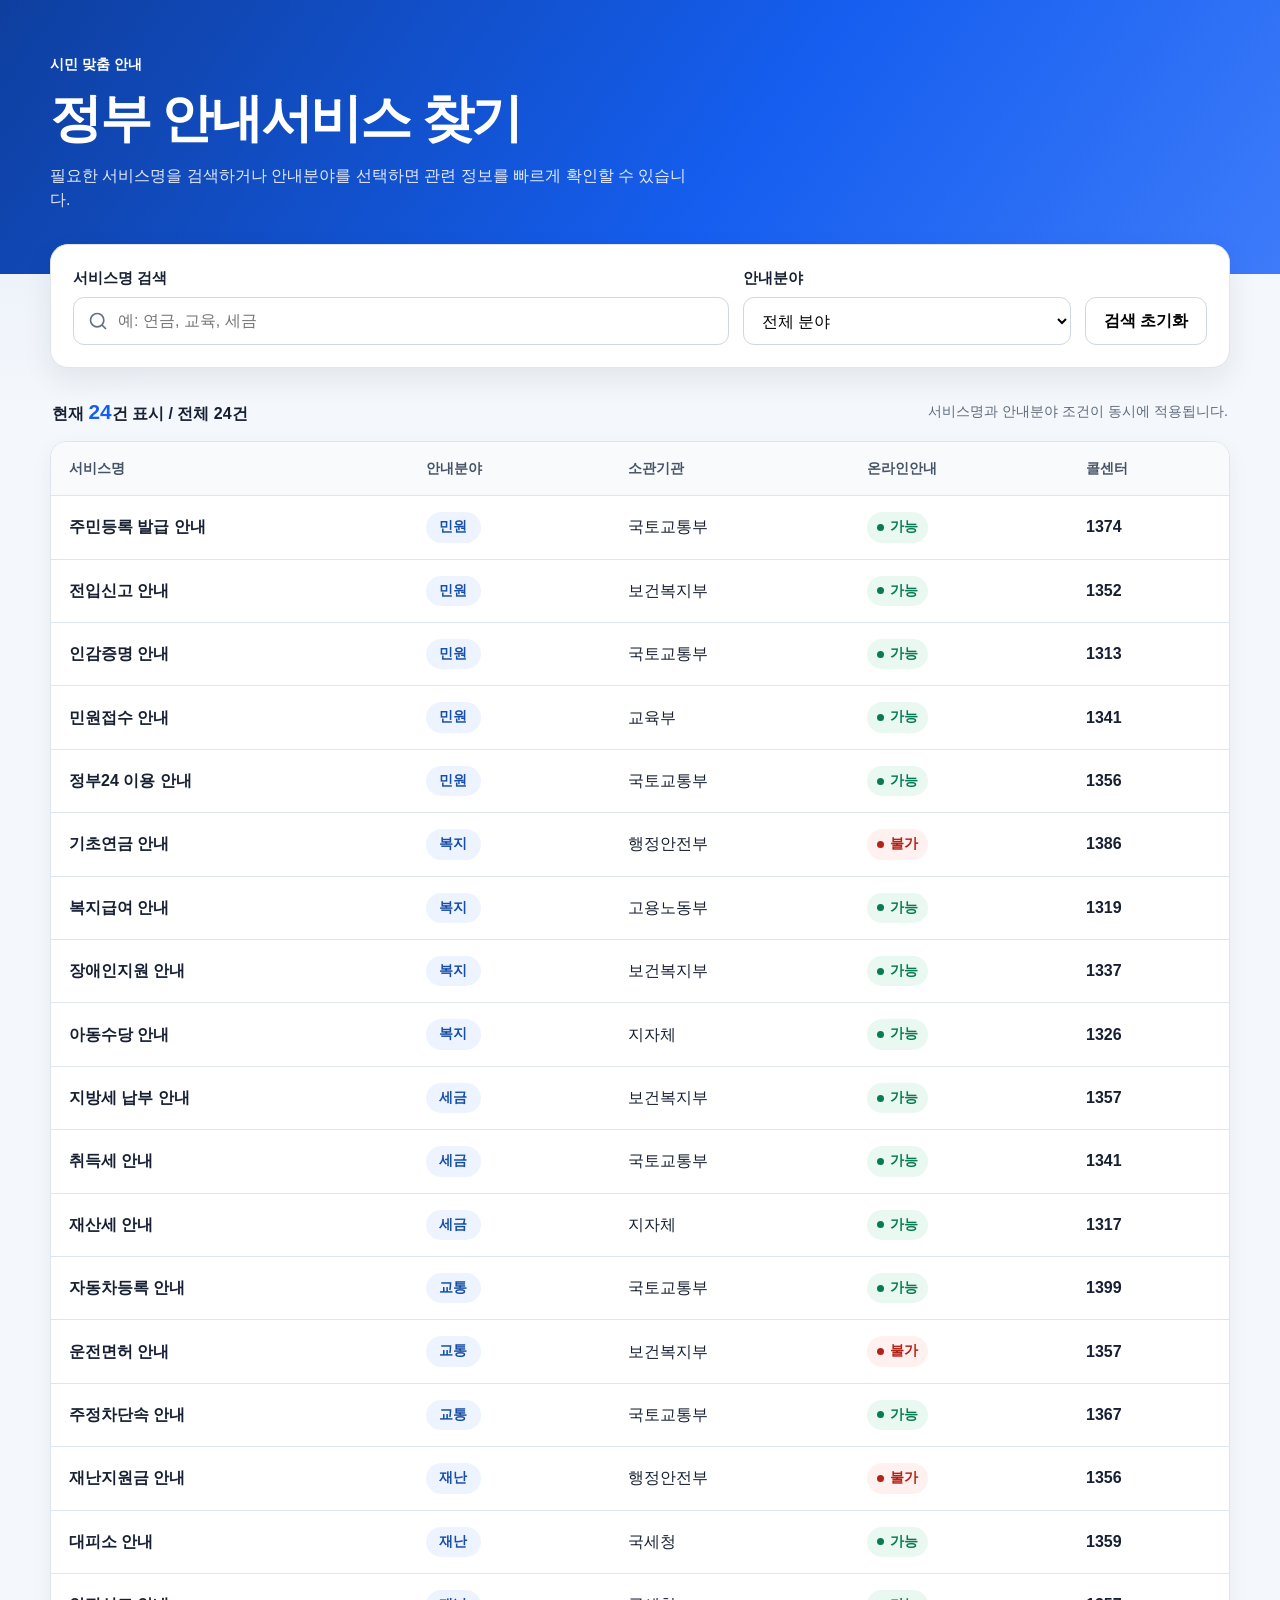
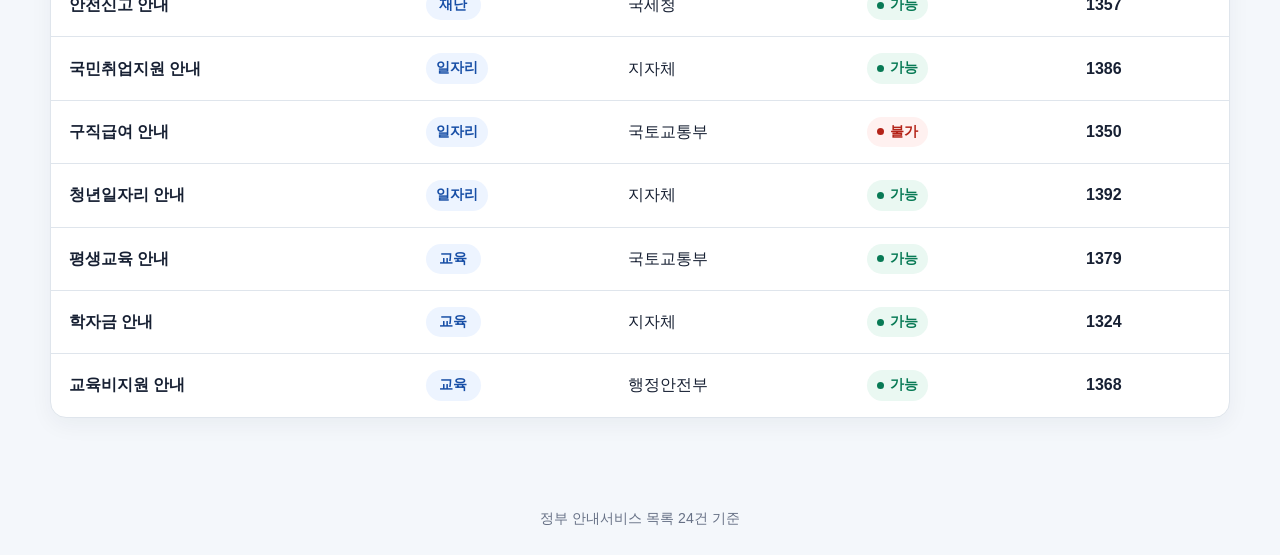
<file: index.html>
<!DOCTYPE html>
<html lang="ko">
<head>
  <meta charset="UTF-8">
  <meta name="viewport" content="width=device-width, initial-scale=1.0">
  <meta name="description" content="정부 안내서비스 24건을 검색하고 안내분야별로 필터링할 수 있는 페이지입니다.">
  <title>정부 안내서비스 찾기</title>
  <link rel="stylesheet" href="style.css">
</head>
<body>
  <a class="skip-link" href="#service-results">서비스 목록으로 바로가기</a>

  <header class="site-header">
    <div class="header-inner">
      <p class="eyebrow">시민 맞춤 안내</p>
      <h1>정부 안내서비스 찾기</h1>
      <p class="header-description">
        필요한 서비스명을 검색하거나 안내분야를 선택하면 관련 정보를 빠르게 확인할 수 있습니다.
      </p>
    </div>
  </header>

  <main>
    <section class="filter-panel" aria-label="서비스 검색 및 필터">
      <div class="form-field">
        <label for="service-search">서비스명 검색</label>
        <div class="input-wrap">
          <svg class="input-icon" viewBox="0 0 24 24" fill="none" aria-hidden="true">
            <path d="m21 21-4.35-4.35m2.35-5.65a8 8 0 1 1-16 0 8 8 0 0 1 16 0Z"
                  stroke="currentColor" stroke-width="2" stroke-linecap="round"/>
          </svg>
          <input
            id="service-search"
            type="search"
            placeholder="예: 연금, 교육, 세금"
            autocomplete="off"
          >
        </div>
      </div>

      <div class="form-field">
        <label for="category-filter">안내분야</label>
        <select id="category-filter">
          <option value="전체">전체 분야</option>
          <option value="민원">민원</option>
          <option value="복지">복지</option>
          <option value="세금">세금</option>
          <option value="교통">교통</option>
          <option value="재난">재난</option>
          <option value="일자리">일자리</option>
          <option value="교육">교육</option>
        </select>
      </div>

      <button id="reset-button" class="reset-button" type="button">검색 초기화</button>
    </section>

    <section id="service-results" aria-labelledby="result-count">
      <div class="summary-row">
        <p id="result-count" class="result-count" aria-live="polite"></p>
        <p class="result-hint">서비스명과 안내분야 조건이 동시에 적용됩니다.</p>
      </div>

      <div id="table-card" class="table-card">
        <table>
          <caption class="skip-link">정부 안내서비스 검색 결과</caption>
          <thead>
            <tr>
              <th scope="col">서비스명</th>
              <th scope="col">안내분야</th>
              <th scope="col">소관기관</th>
              <th scope="col">온라인안내</th>
              <th scope="col">콜센터</th>
            </tr>
          </thead>
          <tbody id="service-table-body"></tbody>
        </table>
      </div>

      <div id="mobile-list" class="mobile-list" aria-label="모바일 서비스 목록"></div>

      <div id="empty-state" class="empty-state" role="status">
        <svg class="empty-icon" viewBox="0 0 24 24" fill="none" aria-hidden="true">
          <path d="m21 21-4.35-4.35m2.35-5.65a8 8 0 1 1-16 0 8 8 0 0 1 16 0Z"
                stroke="currentColor" stroke-width="1.7" stroke-linecap="round"/>
        </svg>
        <h2>검색 결과가 없습니다.</h2>
        <p>검색어 또는 안내분야를 변경해 주세요.</p>
      </div>
    </section>
  </main>

  <footer class="site-footer">
    정부 안내서비스 목록 24건 기준
  </footer>

  <script src="app.js"></script>
</body>
</html>
</file>
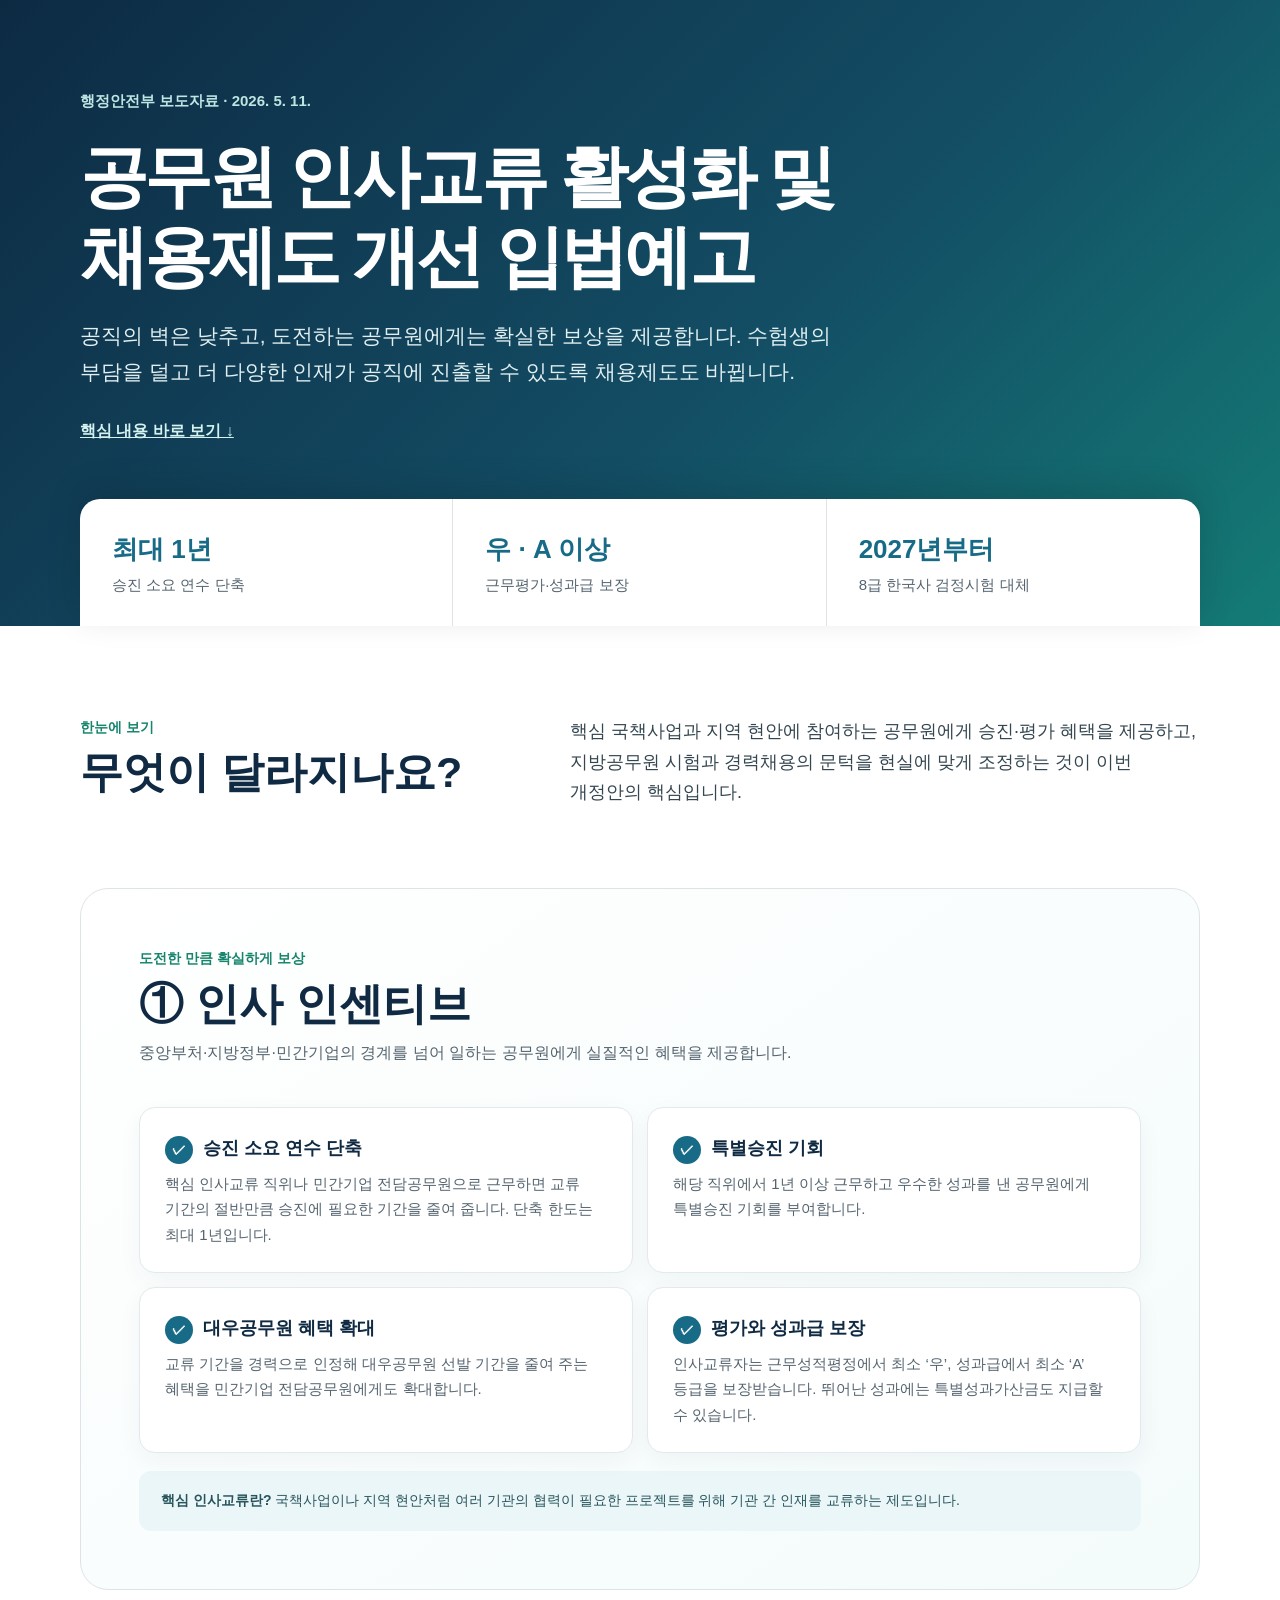
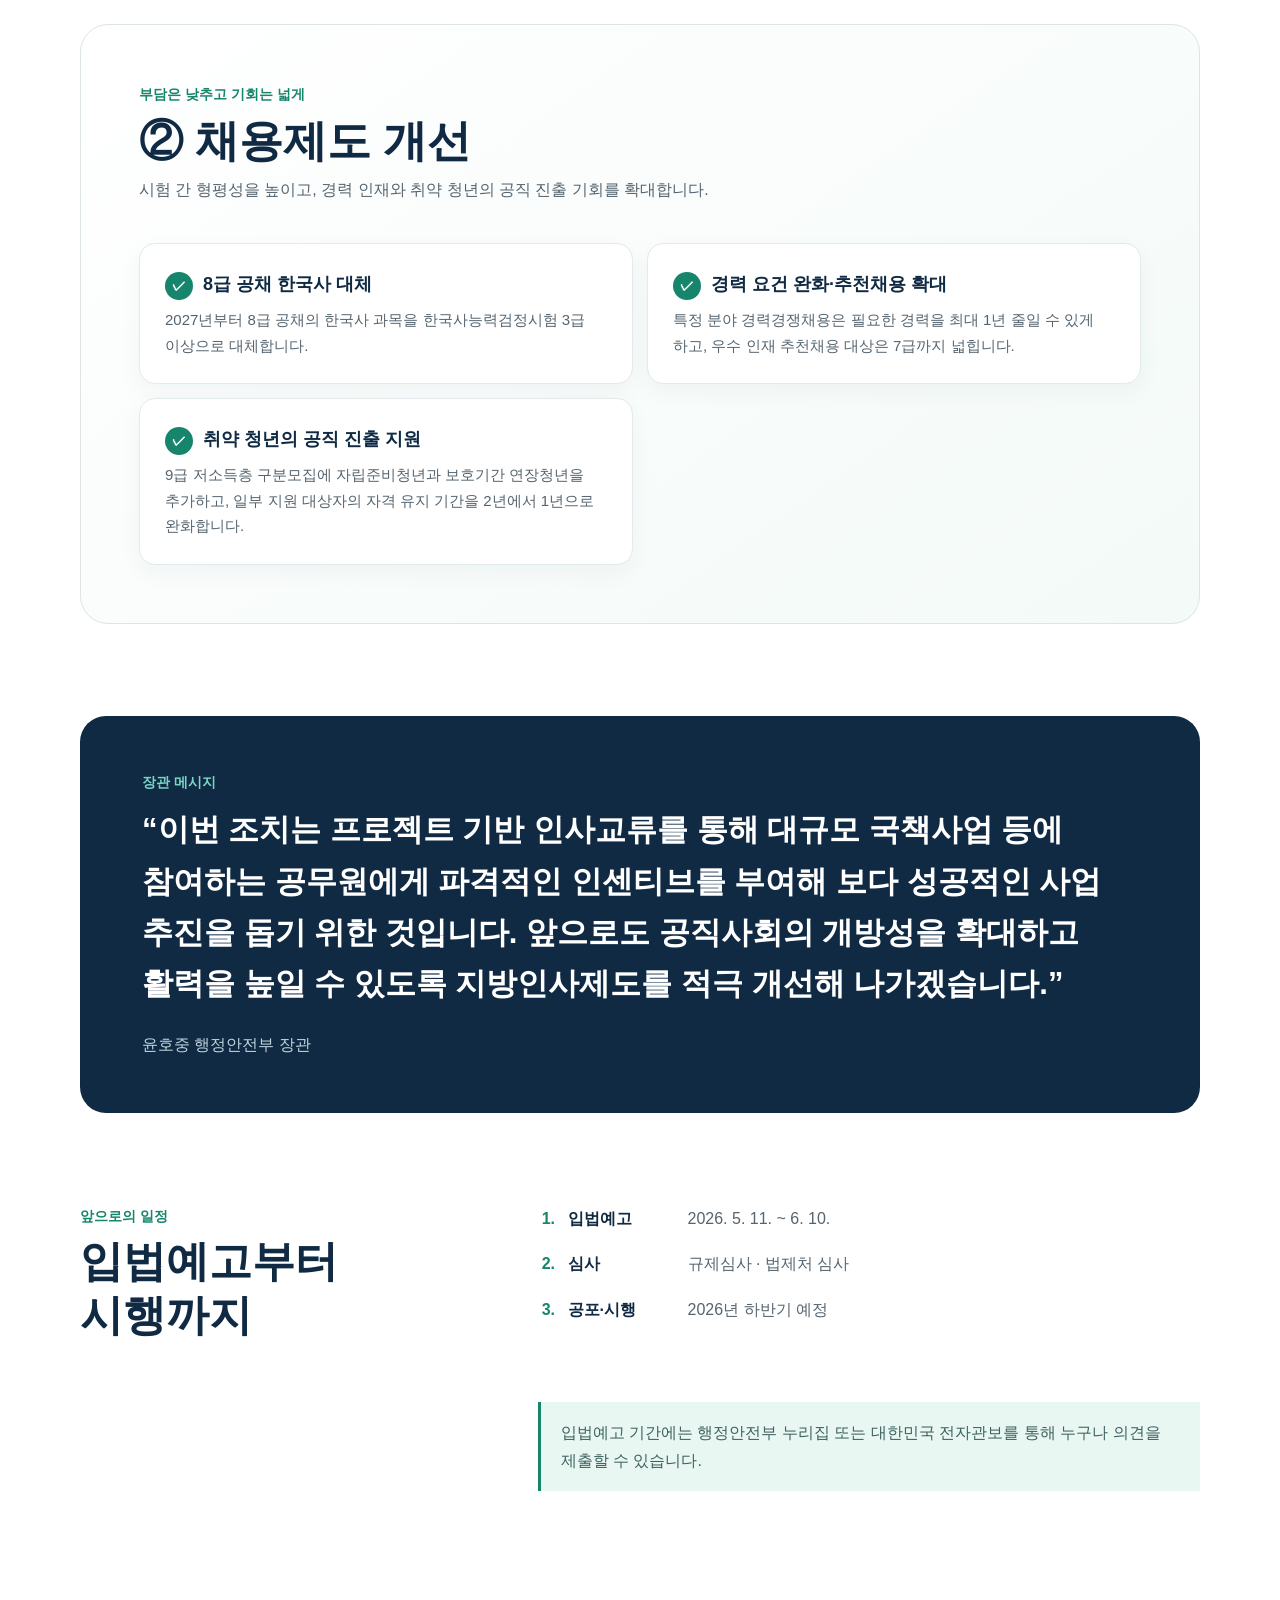
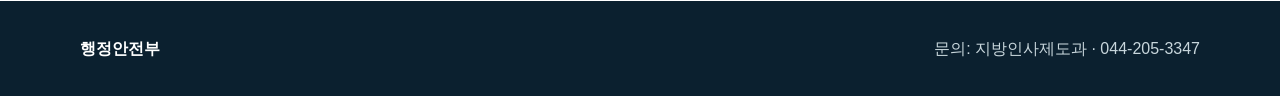
<file: docs/index.html>
<!doctype html>
<html lang="ko">
<head>
  <meta charset="UTF-8">
  <meta name="viewport" content="width=device-width, initial-scale=1.0">
  <meta name="description" content="인사교류 인센티브와 지방공무원 채용제도 개선 내용을 시민의 눈높이로 안내합니다.">
  <title>공무원 인사교류 활성화 및 채용제도 개선</title>
  <style>
    :root{--navy:#102a43;--blue:#176b87;--green:#16856b;--ink:#16212a;--muted:#55646f;--line:#dce4e8;--white:#fff}*{box-sizing:border-box}html{scroll-behavior:smooth}body{margin:0;color:var(--ink);font-family:"Pretendard","Noto Sans KR","Malgun Gothic",sans-serif;line-height:1.7;word-break:keep-all}.shell{width:min(1120px,calc(100% - 40px));margin:auto}.hero{padding:88px 0 0;color:#fff;background:linear-gradient(135deg,#0d2a43,#134e65 58%,#147b75)}.eyebrow{font-size:15px;font-weight:700;color:#bde5e1}.hero h1{max-width:900px;margin:22px 0;font-size:clamp(38px,5.4vw,68px);line-height:1.18;letter-spacing:-.055em}.hero-copy{max-width:770px;margin:0;color:#e1eff1;font-size:clamp(17px,2vw,21px)}.jump{display:inline-block;margin:28px 0 54px;color:#d4f2ef;font-weight:700}.summary{display:grid;grid-template-columns:repeat(3,1fr);margin:0;background:#fff;color:var(--ink);border-radius:20px 20px 0 0;box-shadow:0 -10px 35px #0002}.summary div{padding:28px 32px;border-right:1px solid var(--line)}.summary div:last-child{border:0}.summary strong{display:block;color:var(--blue);font-size:26px}.summary span{color:var(--muted);font-size:15px}.content{padding:90px 0 110px}.intro{display:grid;grid-template-columns:.8fr 1.2fr;gap:70px;margin-bottom:80px}.kicker{margin:0 0 6px;color:var(--green);font-size:14px;font-weight:800}.intro h2,.schedule h2{margin:0;color:var(--navy);font-size:clamp(30px,4vw,43px);line-height:1.25}.intro>p{margin:0;color:#344650;font-size:18px}.policy{margin-top:34px;padding:58px;border:1px solid var(--line);border-radius:28px;background:linear-gradient(145deg,#fff,#f4fbfb)}.policy.green{background:linear-gradient(145deg,#fff,#f3faf7)}.heading h2{margin:0 0 8px;color:var(--navy);font-size:clamp(30px,4vw,44px);line-height:1.25}.heading>p:last-child{margin:0;color:var(--muted)}ul.cards{display:grid;grid-template-columns:1fr 1fr;gap:14px;margin:40px 0 0;padding:0;list-style:none}.cards li{padding:25px;background:#fff;border:1px solid #e1eaed;border-radius:16px;box-shadow:0 8px 24px #1437450b}.cards h3{margin:0 0 7px;color:var(--navy);font-size:18px}.cards h3:before{content:"✓";display:inline-grid;place-items:center;width:28px;height:28px;margin-right:10px;color:#fff;background:var(--blue);border-radius:50%;font-size:14px}.green .cards h3:before{background:var(--green)}.cards p{margin:0;color:var(--muted);font-size:15px}.note{margin:18px 0 0;padding:18px 22px;color:#28555d;background:#eaf6f7;border-radius:12px;font-size:14px}.quote{margin:92px 0;padding:55px 62px;color:#fff;background:var(--navy);border-radius:26px}.quote .kicker{color:#79d5c5}.quote blockquote{margin:10px 0 22px;font-size:clamp(22px,3vw,31px);font-weight:700;line-height:1.65}.quote cite{color:#c0d5df;font-style:normal}.schedule{display:grid;grid-template-columns:.75fr 1.25fr;gap:60px}.schedule ol{margin:0;padding-left:22px}.schedule li{padding:0 0 18px 8px}.schedule li::marker{color:var(--green);font-weight:800}.schedule strong{display:inline-block;min-width:120px;color:var(--navy)}.schedule span{color:var(--muted)}.opinion{grid-column:2;margin:0;padding:17px 20px;color:#3e625f;background:#e9f7f2;border-left:3px solid var(--green)}footer{padding:34px 0;color:#c8d6dc;background:#0b202f}.foot{display:flex;justify-content:space-between;gap:20px}.foot strong{color:#fff}.foot p{margin:0}@media(max-width:760px){.shell{width:calc(100% - 28px)}.hero{padding-top:56px}.hero h1{font-size:37px}.summary,.intro,.schedule,ul.cards{grid-template-columns:1fr}.summary div{padding:19px 22px;border:0;border-bottom:1px solid var(--line)}.content{padding:62px 0 78px}.intro{gap:20px;margin-bottom:56px}.policy{padding:32px 20px}.quote{margin:62px 0;padding:36px 23px}.opinion{grid-column:1}.foot{flex-direction:column}}@media(prefers-reduced-motion:reduce){html{scroll-behavior:auto}}
  </style>
</head>
<body>
  <header class="hero">
    <div class="shell">
      <div class="eyebrow">행정안전부 보도자료 · <time datetime="2026-05-11">2026. 5. 11.</time></div>
      <h1>공무원 인사교류 활성화 및 채용제도 개선 입법예고</h1>
      <p class="hero-copy">공직의 벽은 낮추고, 도전하는 공무원에게는 확실한 보상을 제공합니다. 수험생의 부담을 덜고 더 다양한 인재가 공직에 진출할 수 있도록 채용제도도 바뀝니다.</p>
      <a class="jump" href="#details">핵심 내용 바로 보기 ↓</a>
      <div class="summary" aria-label="핵심 변화 세 가지">
        <div><strong>최대 1년</strong><span>승진 소요 연수 단축</span></div>
        <div><strong>우 · A 이상</strong><span>근무평가·성과급 보장</span></div>
        <div><strong>2027년부터</strong><span>8급 한국사 검정시험 대체</span></div>
      </div>
    </div>
  </header>
  <main class="shell content" id="details">
    <section class="intro">
      <div><p class="kicker">한눈에 보기</p><h2>무엇이 달라지나요?</h2></div>
      <p>핵심 국책사업과 지역 현안에 참여하는 공무원에게 승진·평가 혜택을 제공하고, 지방공무원 시험과 경력채용의 문턱을 현실에 맞게 조정하는 것이 이번 개정안의 핵심입니다.</p>
    </section>
    <section class="policy" aria-labelledby="exchange">
      <div class="heading"><p class="kicker">도전한 만큼 확실하게 보상</p><h2 id="exchange">① 인사 인센티브</h2><p>중앙부처·지방정부·민간기업의 경계를 넘어 일하는 공무원에게 실질적인 혜택을 제공합니다.</p></div>
      <ul class="cards">
        <li><h3>승진 소요 연수 단축</h3><p>핵심 인사교류 직위나 민간기업 전담공무원으로 근무하면 교류 기간의 절반만큼 승진에 필요한 기간을 줄여 줍니다. 단축 한도는 최대 1년입니다.</p></li>
        <li><h3>특별승진 기회</h3><p>해당 직위에서 1년 이상 근무하고 우수한 성과를 낸 공무원에게 특별승진 기회를 부여합니다.</p></li>
        <li><h3>대우공무원 혜택 확대</h3><p>교류 기간을 경력으로 인정해 대우공무원 선발 기간을 줄여 주는 혜택을 민간기업 전담공무원에게도 확대합니다.</p></li>
        <li><h3>평가와 성과급 보장</h3><p>인사교류자는 근무성적평정에서 최소 ‘우’, 성과급에서 최소 ‘A’ 등급을 보장받습니다. 뛰어난 성과에는 특별성과가산금도 지급할 수 있습니다.</p></li>
      </ul>
      <p class="note"><strong>핵심 인사교류란?</strong> 국책사업이나 지역 현안처럼 여러 기관의 협력이 필요한 프로젝트를 위해 기관 간 인재를 교류하는 제도입니다.</p>
    </section>
    <section class="policy green" aria-labelledby="hiring">
      <div class="heading"><p class="kicker">부담은 낮추고 기회는 넓게</p><h2 id="hiring">② 채용제도 개선</h2><p>시험 간 형평성을 높이고, 경력 인재와 취약 청년의 공직 진출 기회를 확대합니다.</p></div>
      <ul class="cards">
        <li><h3>8급 공채 한국사 대체</h3><p>2027년부터 8급 공채의 한국사 과목을 한국사능력검정시험 3급 이상으로 대체합니다.</p></li>
        <li><h3>경력 요건 완화·추천채용 확대</h3><p>특정 분야 경력경쟁채용은 필요한 경력을 최대 1년 줄일 수 있게 하고, 우수 인재 추천채용 대상은 7급까지 넓힙니다.</p></li>
        <li><h3>취약 청년의 공직 진출 지원</h3><p>9급 저소득층 구분모집에 자립준비청년과 보호기간 연장청년을 추가하고, 일부 지원 대상자의 자격 유지 기간을 2년에서 1년으로 완화합니다.</p></li>
      </ul>
    </section>
    <section class="quote" aria-label="윤호중 장관 발언">
      <p class="kicker">장관 메시지</p>
      <blockquote>“이번 조치는 프로젝트 기반 인사교류를 통해 대규모 국책사업 등에 참여하는 공무원에게 파격적인 인센티브를 부여해 보다 성공적인 사업 추진을 돕기 위한 것입니다. 앞으로도 공직사회의 개방성을 확대하고 활력을 높일 수 있도록 지방인사제도를 적극 개선해 나가겠습니다.”</blockquote>
      <cite>윤호중 행정안전부 장관</cite>
    </section>
    <section class="schedule">
      <div><p class="kicker">앞으로의 일정</p><h2>입법예고부터 시행까지</h2></div>
      <ol><li><strong>입법예고</strong><span>2026. 5. 11. ~ 6. 10.</span></li><li><strong>심사</strong><span>규제심사 · 법제처 심사</span></li><li><strong>공포·시행</strong><span>2026년 하반기 예정</span></li></ol>
      <p class="opinion">입법예고 기간에는 행정안전부 누리집 또는 대한민국 전자관보를 통해 누구나 의견을 제출할 수 있습니다.</p>
    </section>
  </main>
  <footer><div class="shell foot"><strong>행정안전부</strong><p>문의: 지방인사제도과 · 044-205-3347</p></div></footer>
</body>
</html>
</file>
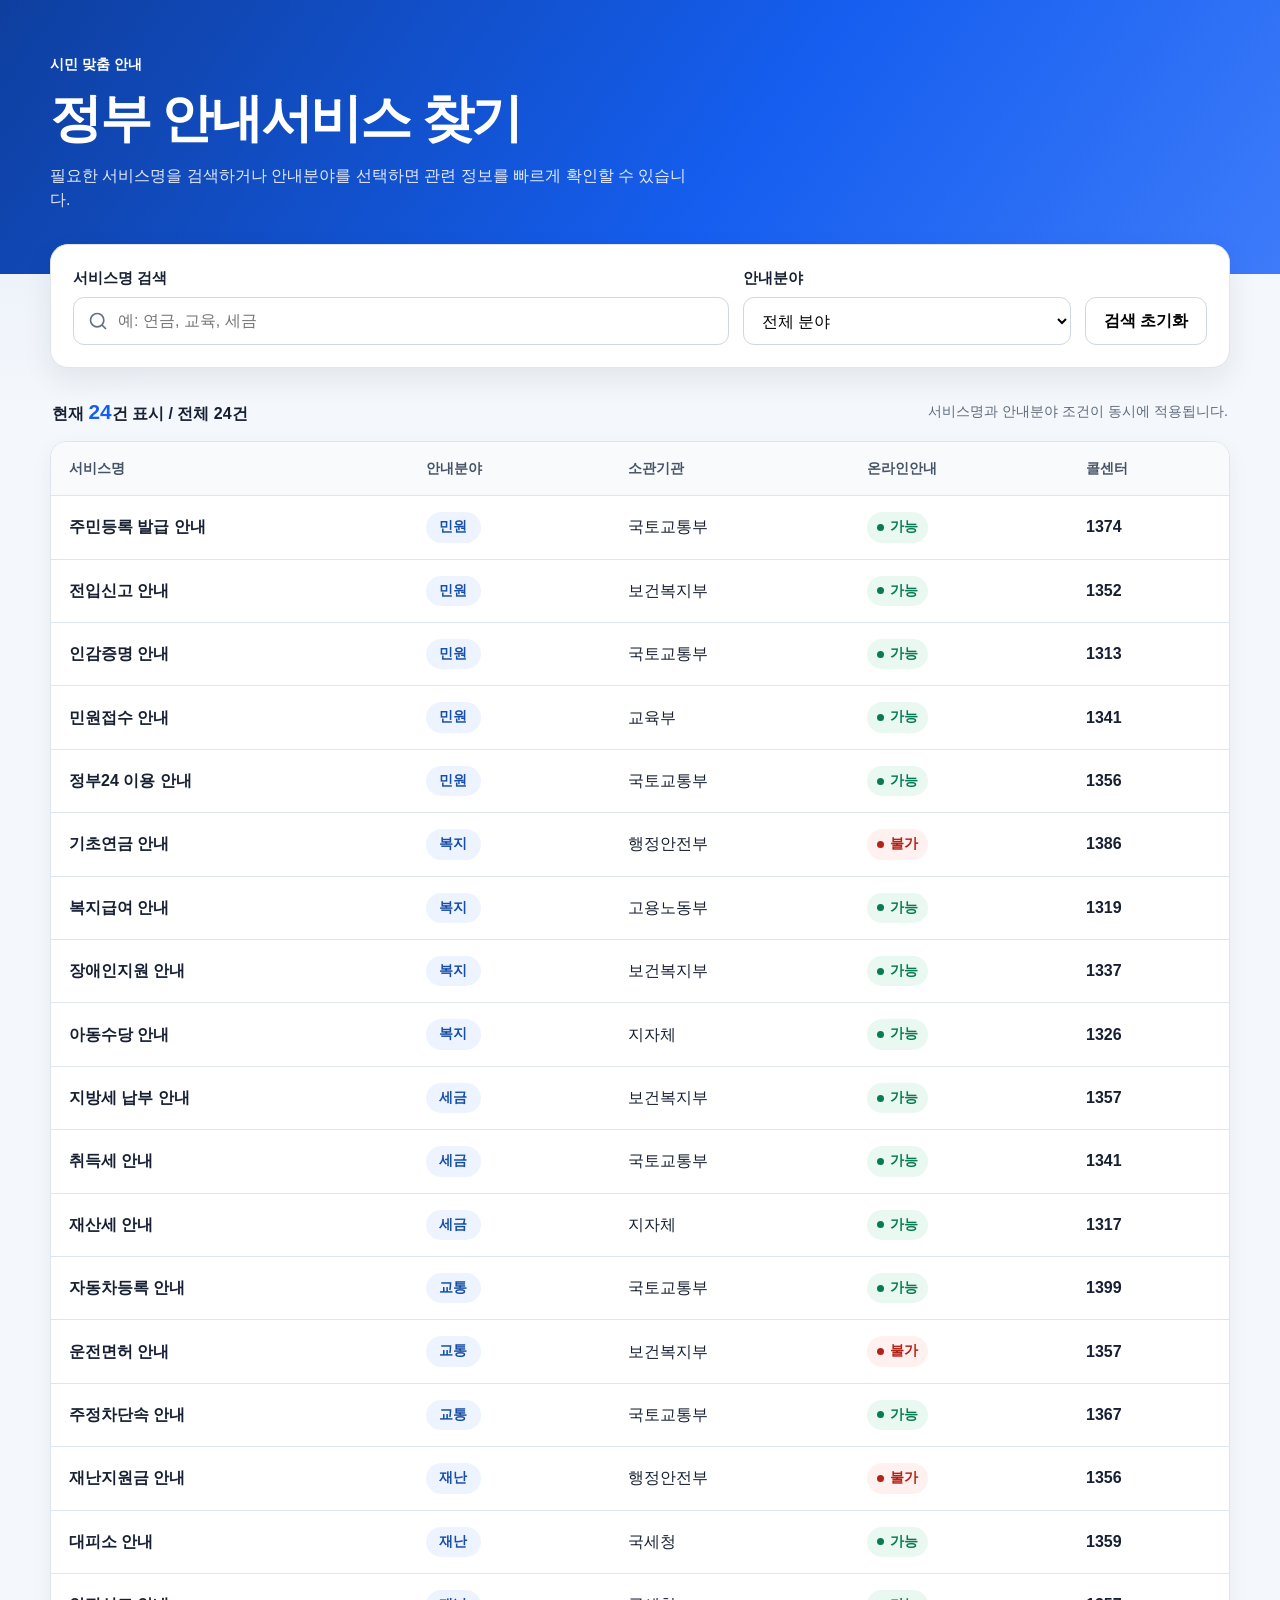
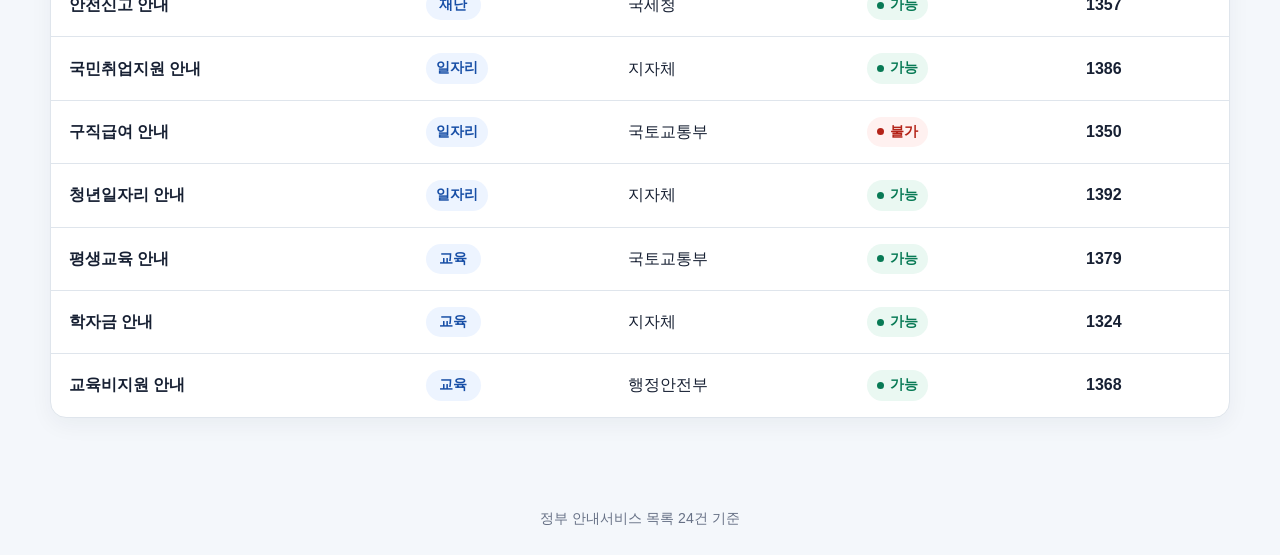
<file: docs/government-services/index.html>
<!DOCTYPE html>
<html lang="ko">
<head>
  <meta charset="UTF-8">
  <meta name="viewport" content="width=device-width, initial-scale=1.0">
  <meta name="description" content="정부 안내서비스 24건을 검색하고 안내분야별로 필터링할 수 있는 페이지입니다.">
  <title>정부 안내서비스 찾기</title>
  <link rel="stylesheet" href="style.css">
</head>
<body>
  <a class="skip-link" href="#service-results">서비스 목록으로 바로가기</a>
  <header class="site-header">
    <div class="header-inner">
      <p class="eyebrow">시민 맞춤 안내</p>
      <h1>정부 안내서비스 찾기</h1>
      <p class="header-description">필요한 서비스명을 검색하거나 안내분야를 선택하면 관련 정보를 빠르게 확인할 수 있습니다.</p>
    </div>
  </header>
  <main>
    <section class="filter-panel" aria-label="서비스 검색 및 필터">
      <div class="form-field">
        <label for="service-search">서비스명 검색</label>
        <div class="input-wrap">
          <svg class="input-icon" viewBox="0 0 24 24" fill="none" aria-hidden="true"><path d="m21 21-4.35-4.35m2.35-5.65a8 8 0 1 1-16 0 8 8 0 0 1 16 0Z" stroke="currentColor" stroke-width="2" stroke-linecap="round"/></svg>
          <input id="service-search" type="search" placeholder="예: 연금, 교육, 세금" autocomplete="off">
        </div>
      </div>
      <div class="form-field">
        <label for="category-filter">안내분야</label>
        <select id="category-filter">
          <option value="전체">전체 분야</option>
          <option value="민원">민원</option>
          <option value="복지">복지</option>
          <option value="세금">세금</option>
          <option value="교통">교통</option>
          <option value="재난">재난</option>
          <option value="일자리">일자리</option>
          <option value="교육">교육</option>
        </select>
      </div>
      <button id="reset-button" class="reset-button" type="button">검색 초기화</button>
    </section>
    <section id="service-results" aria-labelledby="result-count">
      <div class="summary-row">
        <p id="result-count" class="result-count" aria-live="polite"></p>
        <p class="result-hint">서비스명과 안내분야 조건이 동시에 적용됩니다.</p>
      </div>
      <div id="table-card" class="table-card">
        <table>
          <caption class="skip-link">정부 안내서비스 검색 결과</caption>
          <thead><tr><th scope="col">서비스명</th><th scope="col">안내분야</th><th scope="col">소관기관</th><th scope="col">온라인안내</th><th scope="col">콜센터</th></tr></thead>
          <tbody id="service-table-body"></tbody>
        </table>
      </div>
      <div id="mobile-list" class="mobile-list" aria-label="모바일 서비스 목록"></div>
      <div id="empty-state" class="empty-state" role="status">
        <svg class="empty-icon" viewBox="0 0 24 24" fill="none" aria-hidden="true"><path d="m21 21-4.35-4.35m2.35-5.65a8 8 0 1 1-16 0 8 8 0 0 1 16 0Z" stroke="currentColor" stroke-width="1.7" stroke-linecap="round"/></svg>
        <h2>검색 결과가 없습니다.</h2><p>검색어 또는 안내분야를 변경해 주세요.</p>
      </div>
    </section>
  </main>
  <footer class="site-footer">정부 안내서비스 목록 24건 기준</footer>
  <script src="app.js"></script>
</body>
</html>
</file>
<file: style.css>
:root{--primary:#155eef;--text:#172033;--muted:#5f6b7a;--line:#dfe5ec;--surface:#fff;--bg:#f4f7fb;--success:#087a55;--success-bg:#eaf8f2;--danger:#b42318;--danger-bg:#fff1f0}*{box-sizing:border-box}body{margin:0;min-width:320px;color:var(--text);background:radial-gradient(circle at top left,rgba(21,94,239,.08),transparent 26rem),var(--bg);font-family:Pretendard,"Noto Sans KR","Malgun Gothic",sans-serif;line-height:1.5}button,input,select{font:inherit}.skip-link{position:absolute;top:-60px;left:16px;z-index:100;padding:10px 14px;color:#fff;background:#000;border-radius:8px}.skip-link:focus{top:16px}.site-header{color:#fff;background:linear-gradient(125deg,#0e3f9f,#155eef 58%,#3d7bfa)}.header-inner,main{width:min(1180px,calc(100% - 40px));margin:auto}.header-inner{padding:54px 0 62px}.eyebrow{margin:0 0 12px;font-size:.9rem;font-weight:700}h1{margin:0;font-size:clamp(2rem,5vw,3.25rem);line-height:1.16;letter-spacing:-.045em}.header-description{max-width:650px;margin:16px 0 0;color:rgba(255,255,255,.88)}main{margin-top:-30px;margin-bottom:64px}.filter-panel{display:grid;grid-template-columns:minmax(0,2fr) minmax(190px,1fr) auto;gap:14px;align-items:end;padding:22px;background:#fff;border:1px solid var(--line);border-radius:18px;box-shadow:0 12px 30px rgba(22,34,51,.08)}.form-field label{display:block;margin-bottom:8px;font-size:.92rem;font-weight:700}.input-wrap{position:relative}.input-icon{position:absolute;top:50%;left:15px;width:20px;transform:translateY(-50%);color:#667085}input[type=search],select{width:100%;height:48px;border:1px solid #cfd7e3;border-radius:11px;outline:0;background:#fff}input[type=search]{padding:0 15px 0 44px}select{padding:0 14px}input:focus,select:focus{border-color:var(--primary);box-shadow:0 0 0 4px rgba(21,94,239,.13)}.reset-button{height:48px;padding:0 18px;border:1px solid #cfd7e3;border-radius:11px;background:#fff;font-weight:700;cursor:pointer}.summary-row{display:flex;justify-content:space-between;align-items:center;gap:12px;margin:28px 2px 14px}.result-count{margin:0;font-weight:700}.result-count strong{color:var(--primary);font-size:1.3rem}.result-hint{margin:0;color:var(--muted);font-size:.9rem}.table-card{overflow:hidden;background:#fff;border:1px solid var(--line);border-radius:16px;box-shadow:0 7px 22px rgba(22,34,51,.05)}table{width:100%;border-collapse:collapse}thead{background:#f8fafc}th,td{padding:16px 18px;text-align:left;border-bottom:1px solid var(--line)}th{font-size:.88rem;color:#475467;white-space:nowrap}tbody tr:hover{background:#f9fbff}tbody tr:last-child td{border-bottom:0}.service-name,.call-center{font-weight:700}.category-badge,.online-badge{display:inline-flex;align-items:center;justify-content:center;padding:5px 10px;border-radius:999px;font-size:.85rem;font-weight:700}.category-badge{min-width:55px;color:#174ea6;background:#edf4ff}.online-badge{gap:6px}.online-badge:before{content:"";width:7px;height:7px;border-radius:50%;background:currentColor}.available{color:var(--success);background:var(--success-bg)}.unavailable{color:var(--danger);background:var(--danger-bg)}.empty-state{display:none;padding:64px 20px;text-align:center;background:#fff;border:1px solid var(--line);border-radius:16px}.empty-state.visible{display:block}.empty-icon{width:50px;color:#98a2b3}.empty-state h2{margin:0}.empty-state p{margin:5px 0 0;color:var(--muted)}.mobile-list{display:none}.site-footer{padding:26px;text-align:center;color:#667085;font-size:.88rem}mark{background:#fff2a8;color:inherit}.service-card{padding:18px;background:#fff;border:1px solid var(--line);border-radius:14px}.service-card-top{display:flex;justify-content:space-between;gap:12px}.service-card h2{margin:0;font-size:1.05rem}.service-card dl{display:grid;grid-template-columns:76px 1fr;gap:8px 10px;margin:16px 0 0;padding-top:14px;border-top:1px solid var(--line)}.service-card dt{color:#667085}.service-card dd{margin:0;font-weight:650}@media(max-width:760px){.header-inner,main{width:min(100% - 28px,1180px)}.filter-panel{grid-template-columns:1fr;padding:18px}.reset-button{width:100%}.summary-row{align-items:flex-start;flex-direction:column}.table-card{display:none}.mobile-list{display:grid;gap:12px}}
</file>
<file: docs/government-services/style.css>
:root{--primary:#155eef;--text:#172033;--muted:#5f6b7a;--line:#dfe5ec;--surface:#fff;--bg:#f4f7fb;--success:#087a55;--success-bg:#eaf8f2;--danger:#b42318;--danger-bg:#fff1f0}*{box-sizing:border-box}body{margin:0;min-width:320px;color:var(--text);background:radial-gradient(circle at top left,rgba(21,94,239,.08),transparent 26rem),var(--bg);font-family:Pretendard,"Noto Sans KR","Malgun Gothic",sans-serif;line-height:1.5}button,input,select{font:inherit}.skip-link{position:absolute;top:-60px;left:16px;z-index:100;padding:10px 14px;color:#fff;background:#000;border-radius:8px}.skip-link:focus{top:16px}.site-header{color:#fff;background:linear-gradient(125deg,#0e3f9f,#155eef 58%,#3d7bfa)}.header-inner,main{width:min(1180px,calc(100% - 40px));margin:auto}.header-inner{padding:54px 0 62px}.eyebrow{margin:0 0 12px;font-size:.9rem;font-weight:700}h1{margin:0;font-size:clamp(2rem,5vw,3.25rem);line-height:1.16;letter-spacing:-.045em}.header-description{max-width:650px;margin:16px 0 0;color:rgba(255,255,255,.88)}main{margin-top:-30px;margin-bottom:64px}.filter-panel{display:grid;grid-template-columns:minmax(0,2fr) minmax(190px,1fr) auto;gap:14px;align-items:end;padding:22px;background:#fff;border:1px solid var(--line);border-radius:18px;box-shadow:0 12px 30px rgba(22,34,51,.08)}.form-field label{display:block;margin-bottom:8px;font-size:.92rem;font-weight:700}.input-wrap{position:relative}.input-icon{position:absolute;top:50%;left:15px;width:20px;transform:translateY(-50%);color:#667085}input[type=search],select{width:100%;height:48px;border:1px solid #cfd7e3;border-radius:11px;outline:0;background:#fff}input[type=search]{padding:0 15px 0 44px}select{padding:0 14px}input:focus,select:focus{border-color:var(--primary);box-shadow:0 0 0 4px rgba(21,94,239,.13)}.reset-button{height:48px;padding:0 18px;border:1px solid #cfd7e3;border-radius:11px;background:#fff;font-weight:700;cursor:pointer}.summary-row{display:flex;justify-content:space-between;align-items:center;gap:12px;margin:28px 2px 14px}.result-count{margin:0;font-weight:700}.result-count strong{color:var(--primary);font-size:1.3rem}.result-hint{margin:0;color:var(--muted);font-size:.9rem}.table-card{overflow:hidden;background:#fff;border:1px solid var(--line);border-radius:16px;box-shadow:0 7px 22px rgba(22,34,51,.05)}table{width:100%;border-collapse:collapse}thead{background:#f8fafc}th,td{padding:16px 18px;text-align:left;border-bottom:1px solid var(--line)}th{font-size:.88rem;color:#475467;white-space:nowrap}tbody tr:hover{background:#f9fbff}tbody tr:last-child td{border-bottom:0}.service-name,.call-center{font-weight:700}.category-badge,.online-badge{display:inline-flex;align-items:center;justify-content:center;padding:5px 10px;border-radius:999px;font-size:.85rem;font-weight:700}.category-badge{min-width:55px;color:#174ea6;background:#edf4ff}.online-badge{gap:6px}.online-badge:before{content:"";width:7px;height:7px;border-radius:50%;background:currentColor}.available{color:var(--success);background:var(--success-bg)}.unavailable{color:var(--danger);background:var(--danger-bg)}.empty-state{display:none;padding:64px 20px;text-align:center;background:#fff;border:1px solid var(--line);border-radius:16px}.empty-state.visible{display:block}.empty-icon{width:50px;color:#98a2b3}.empty-state h2{margin:0}.empty-state p{margin:5px 0 0;color:var(--muted)}.mobile-list{display:none}.site-footer{padding:26px;text-align:center;color:#667085;font-size:.88rem}mark{background:#fff2a8;color:inherit}.service-card{padding:18px;background:#fff;border:1px solid var(--line);border-radius:14px}.service-card-top{display:flex;justify-content:space-between;gap:12px}.service-card h2{margin:0;font-size:1.05rem}.service-card dl{display:grid;grid-template-columns:76px 1fr;gap:8px 10px;margin:16px 0 0;padding-top:14px;border-top:1px solid var(--line)}.service-card dt{color:#667085}.service-card dd{margin:0;font-weight:650}@media(max-width:760px){.header-inner,main{width:min(100% - 28px,1180px)}.filter-panel{grid-template-columns:1fr;padding:18px}.reset-button{width:100%}.summary-row{align-items:flex-start;flex-direction:column}.table-card{display:none}.mobile-list{display:grid;gap:12px}}
</file>
